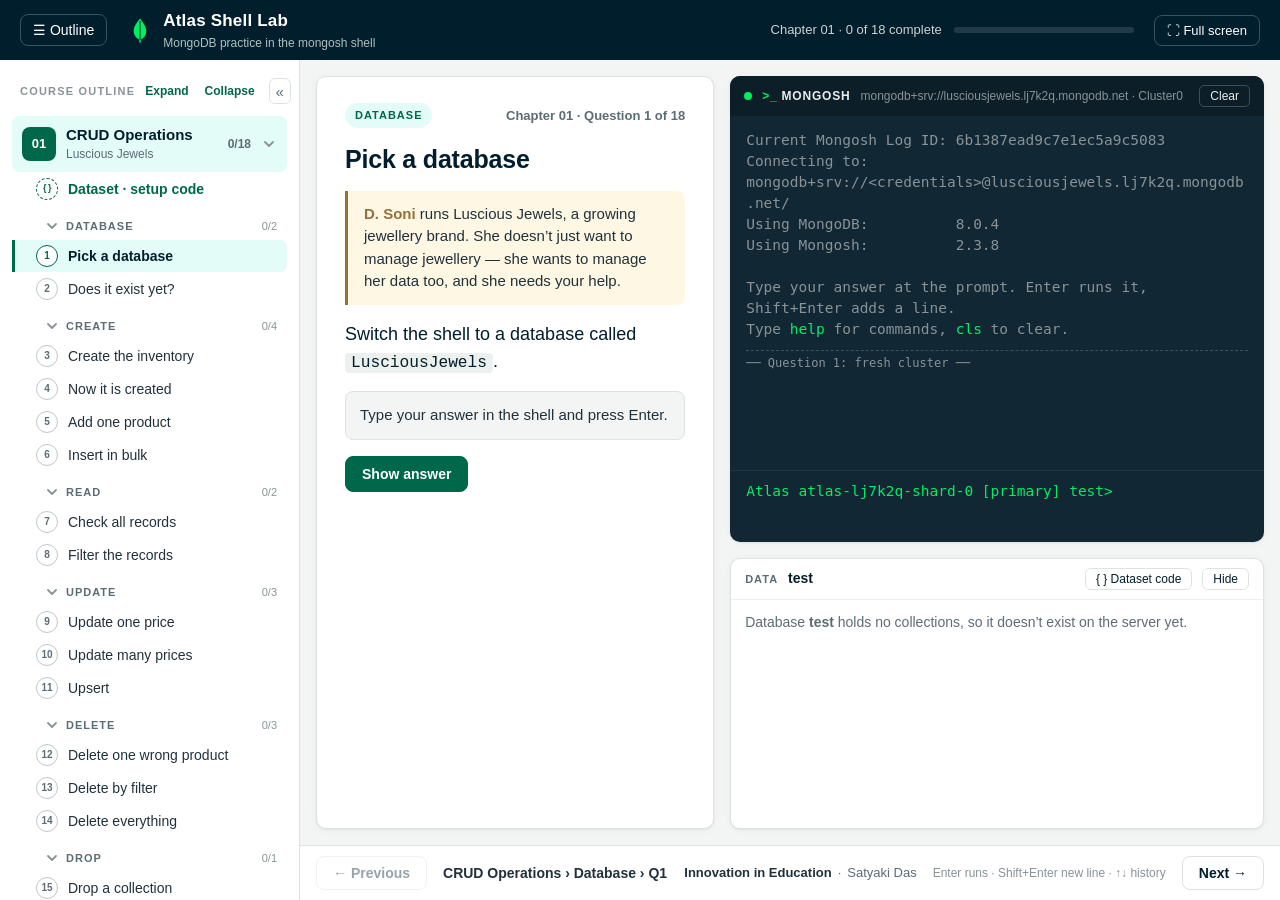
<file: index.html>
<!doctype html>
<html lang="en">
<head>
<meta charset="utf-8">
<meta name="viewport" content="width=device-width, initial-scale=1">
<title>CRUD Operations · Atlas Shell Lab</title>
<link rel="stylesheet" href="lab.css">
</head>
<body data-chapter="ch01">
<div id="app">
  <header class="top">
    <button class="menu" id="menu" type="button" aria-controls="outline" aria-expanded="false">☰ Outline</button>
    <a class="brand" href="index.html">
      <svg viewBox="0 0 24 24" aria-hidden="true"><path d="M12.6 2.3c-.2-.4-.5-.7-.6-1.1-.2.4-.4.8-.7 1.1C9.6 4.6 5.7 8.9 6.2 13.9c.4 3.5 2.6 5.8 4.9 6.9l.4 2.9h1.1l.3-2.9c2.4-1.1 4.6-3.6 4.9-6.9.4-5-3.5-9.3-5.2-11.6z" fill="#00ED64"/><path d="M12 3.5v18" stroke="#001E2B" stroke-width=".9"/></svg>
      <span><b>Atlas Shell Lab</b><small>MongoDB practice in the mongosh shell</small></span>
    </a>
    <div class="prog" aria-live="polite"><span id="progText"></span><div class="bar"><i id="progBar"></i></div></div>
    <button class="fsbtn" id="fs" type="button">⛶ Full screen</button>
  </header>

  <div class="frame">
    <nav class="outline" id="outline" aria-label="Course outline"></nav>
    <div class="work">
      <main class="panes">
        <section class="q" id="q" aria-live="polite"></section>
        <section class="right">
          <div class="shell" id="shell">
            <div class="shbar"><span class="live"></span><span class="t">MONGOSH</span><span class="conn" id="conn"></span><button id="clr" type="button">Clear</button></div>
            <div class="out" id="out"></div>
            <div class="inrow"><span class="pr" id="prompt"></span><textarea id="cmd" rows="1" spellcheck="false" autocapitalize="off" autocomplete="off" aria-label="mongosh input"></textarea></div>
          </div>
          <div class="data" id="data">
            <div class="dhead"><b>Data</b><span class="crumbs" id="dcrumb"></span><span class="chips" id="dchips"></span><span class="sp"></span><button class="mini" id="dsBtn" type="button">{ } Dataset code</button><button class="mini" id="dtog" type="button">Hide</button></div>
            <div class="dbody" id="dbody"></div>
          </div>
        </section>
      </main>
      <footer class="bot">
        <button class="nav" id="prev" type="button">← Previous</button>
        <span class="crumb" id="crumb"></span>
        <span class="credit"><b>Innovation in Education</b><i>·</i>Satyaki Das</span>
        <span class="hint">Enter runs · Shift+Enter new line · ↑↓ history</span>
        <button class="nav" id="next" type="button">Next →</button>
      </footer>
    </div>
  </div>
  <div class="scrim" id="scrim"></div>
</div>

<script src="engine.js"></script>
<script src="ch01.js"></script>
<script src="ch02.js"></script>
<script src="ch03.js"></script>
<script src="ch04.js"></script>
<script src="lab.js"></script>
</body>
</html>
</file>
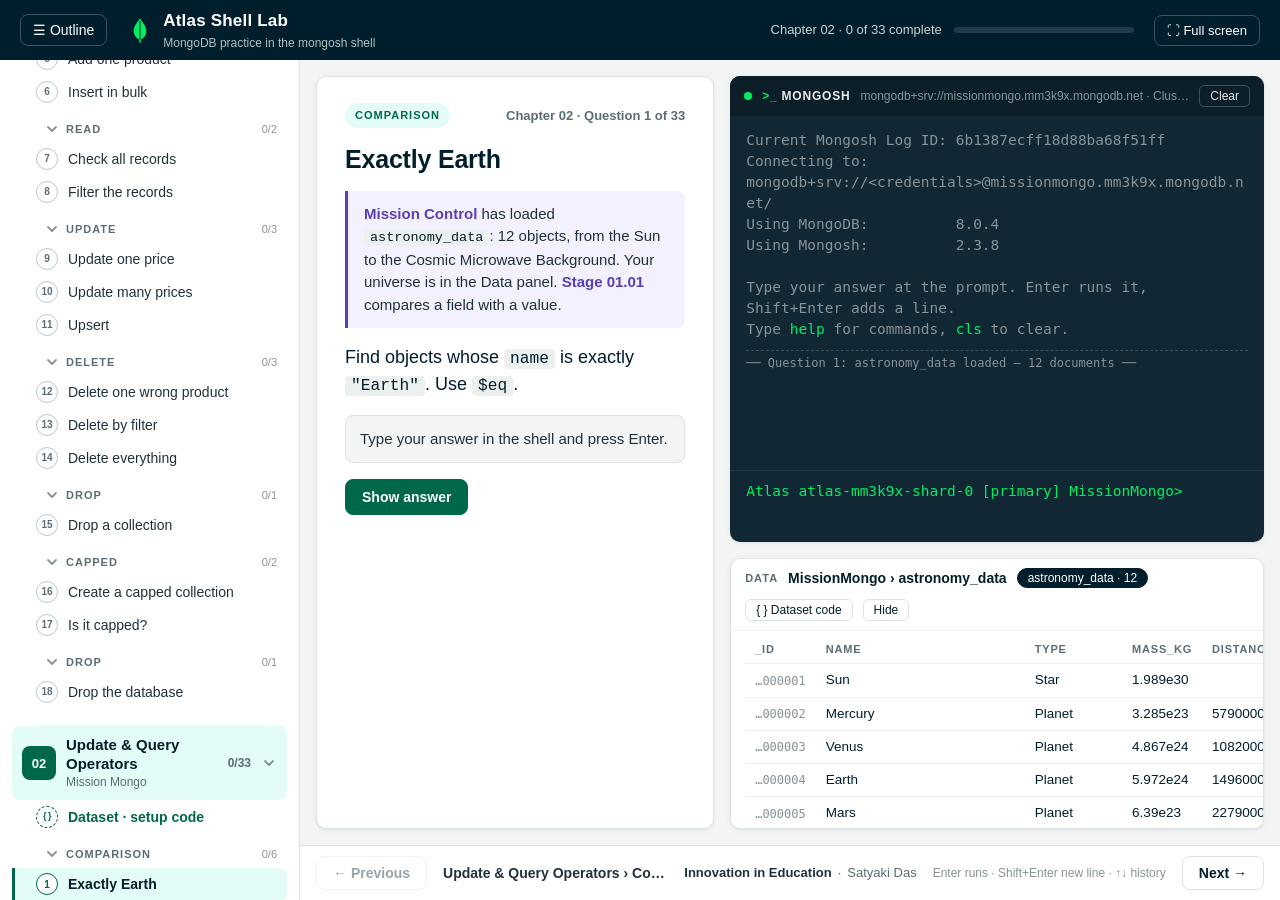
<file: chapter02.html>
<!doctype html>
<html lang="en">
<head>
<meta charset="utf-8">
<meta name="viewport" content="width=device-width, initial-scale=1">
<title>Update &amp; Query Operators · Atlas Shell Lab</title>
<link rel="stylesheet" href="lab.css">
</head>
<body data-chapter="ch02">
<div id="app">
  <header class="top">
    <button class="menu" id="menu" type="button" aria-controls="outline" aria-expanded="false">☰ Outline</button>
    <a class="brand" href="index.html">
      <svg viewBox="0 0 24 24" aria-hidden="true"><path d="M12.6 2.3c-.2-.4-.5-.7-.6-1.1-.2.4-.4.8-.7 1.1C9.6 4.6 5.7 8.9 6.2 13.9c.4 3.5 2.6 5.8 4.9 6.9l.4 2.9h1.1l.3-2.9c2.4-1.1 4.6-3.6 4.9-6.9.4-5-3.5-9.3-5.2-11.6z" fill="#00ED64"/><path d="M12 3.5v18" stroke="#001E2B" stroke-width=".9"/></svg>
      <span><b>Atlas Shell Lab</b><small>MongoDB practice in the mongosh shell</small></span>
    </a>
    <div class="prog" aria-live="polite"><span id="progText"></span><div class="bar"><i id="progBar"></i></div></div>
    <button class="fsbtn" id="fs" type="button">⛶ Full screen</button>
  </header>

  <div class="frame">
    <nav class="outline" id="outline" aria-label="Course outline"></nav>
    <div class="work">
      <main class="panes">
        <section class="q" id="q" aria-live="polite"></section>
        <section class="right">
          <div class="shell" id="shell">
            <div class="shbar"><span class="live"></span><span class="t">MONGOSH</span><span class="conn" id="conn"></span><button id="clr" type="button">Clear</button></div>
            <div class="out" id="out"></div>
            <div class="inrow"><span class="pr" id="prompt"></span><textarea id="cmd" rows="1" spellcheck="false" autocapitalize="off" autocomplete="off" aria-label="mongosh input"></textarea></div>
          </div>
          <div class="data" id="data">
            <div class="dhead"><b>Data</b><span class="crumbs" id="dcrumb"></span><span class="chips" id="dchips"></span><span class="sp"></span><button class="mini" id="dsBtn" type="button">{ } Dataset code</button><button class="mini" id="dtog" type="button">Hide</button></div>
            <div class="dbody" id="dbody"></div>
          </div>
        </section>
      </main>
      <footer class="bot">
        <button class="nav" id="prev" type="button">← Previous</button>
        <span class="crumb" id="crumb"></span>
        <span class="credit"><b>Innovation in Education</b><i>·</i>Satyaki Das</span>
        <span class="hint">Enter runs · Shift+Enter new line · ↑↓ history</span>
        <button class="nav" id="next" type="button">Next →</button>
      </footer>
    </div>
  </div>
  <div class="scrim" id="scrim"></div>
</div>

<script src="engine.js"></script>
<script src="ch01.js"></script>
<script src="ch02.js"></script>
<script src="ch03.js"></script>
<script src="ch04.js"></script>
<script src="lab.js"></script>
</body>
</html>
</file>
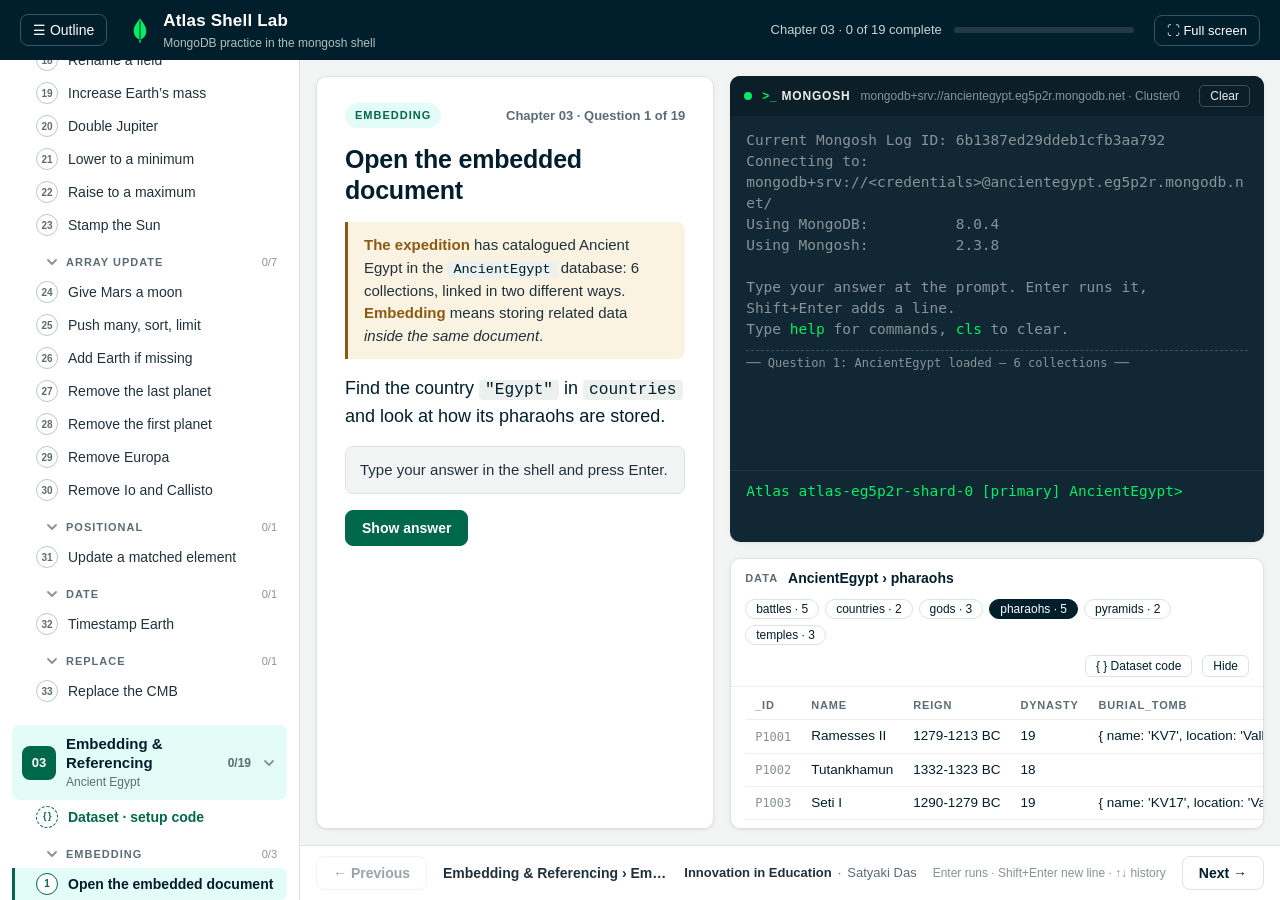
<file: chapter03.html>
<!doctype html>
<html lang="en">
<head>
<meta charset="utf-8">
<meta name="viewport" content="width=device-width, initial-scale=1">
<title>Embedding &amp; Referencing · Atlas Shell Lab</title>
<link rel="stylesheet" href="lab.css">
</head>
<body data-chapter="ch03">
<div id="app">
  <header class="top">
    <button class="menu" id="menu" type="button" aria-controls="outline" aria-expanded="false">☰ Outline</button>
    <a class="brand" href="index.html">
      <svg viewBox="0 0 24 24" aria-hidden="true"><path d="M12.6 2.3c-.2-.4-.5-.7-.6-1.1-.2.4-.4.8-.7 1.1C9.6 4.6 5.7 8.9 6.2 13.9c.4 3.5 2.6 5.8 4.9 6.9l.4 2.9h1.1l.3-2.9c2.4-1.1 4.6-3.6 4.9-6.9.4-5-3.5-9.3-5.2-11.6z" fill="#00ED64"/><path d="M12 3.5v18" stroke="#001E2B" stroke-width=".9"/></svg>
      <span><b>Atlas Shell Lab</b><small>MongoDB practice in the mongosh shell</small></span>
    </a>
    <div class="prog" aria-live="polite"><span id="progText"></span><div class="bar"><i id="progBar"></i></div></div>
    <button class="fsbtn" id="fs" type="button">⛶ Full screen</button>
  </header>

  <div class="frame">
    <nav class="outline" id="outline" aria-label="Course outline"></nav>
    <div class="work">
      <main class="panes">
        <section class="q" id="q" aria-live="polite"></section>
        <section class="right">
          <div class="shell" id="shell">
            <div class="shbar"><span class="live"></span><span class="t">MONGOSH</span><span class="conn" id="conn"></span><button id="clr" type="button">Clear</button></div>
            <div class="out" id="out"></div>
            <div class="inrow"><span class="pr" id="prompt"></span><textarea id="cmd" rows="1" spellcheck="false" autocapitalize="off" autocomplete="off" aria-label="mongosh input"></textarea></div>
          </div>
          <div class="data" id="data">
            <div class="dhead"><b>Data</b><span class="crumbs" id="dcrumb"></span><span class="chips" id="dchips"></span><span class="sp"></span><button class="mini" id="dsBtn" type="button">{ } Dataset code</button><button class="mini" id="dtog" type="button">Hide</button></div>
            <div class="dbody" id="dbody"></div>
          </div>
        </section>
      </main>
      <footer class="bot">
        <button class="nav" id="prev" type="button">← Previous</button>
        <span class="crumb" id="crumb"></span>
        <span class="credit"><b>Innovation in Education</b><i>·</i>Satyaki Das</span>
        <span class="hint">Enter runs · Shift+Enter new line · ↑↓ history</span>
        <button class="nav" id="next" type="button">Next →</button>
      </footer>
    </div>
  </div>
  <div class="scrim" id="scrim"></div>
</div>

<script src="engine.js"></script>
<script src="ch01.js"></script>
<script src="ch02.js"></script>
<script src="ch03.js"></script>
<script src="ch04.js"></script>
<script src="lab.js"></script>
</body>
</html>
</file>
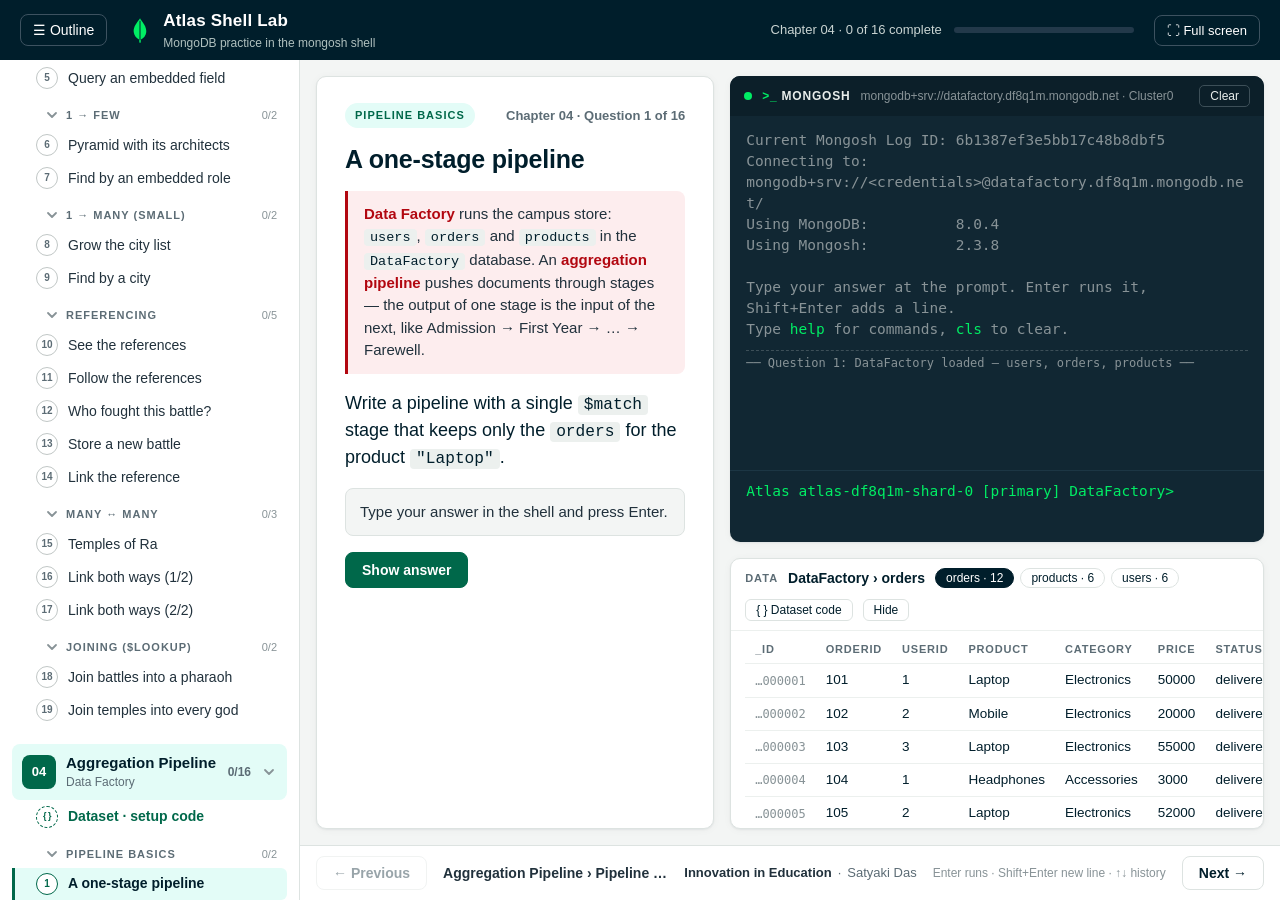
<file: chapter04.html>
<!doctype html>
<html lang="en">
<head>
<meta charset="utf-8">
<meta name="viewport" content="width=device-width, initial-scale=1">
<title>Aggregation Pipeline · Atlas Shell Lab</title>
<link rel="stylesheet" href="lab.css">
</head>
<body data-chapter="ch04">
<div id="app">
  <header class="top">
    <button class="menu" id="menu" type="button" aria-controls="outline" aria-expanded="false">☰ Outline</button>
    <a class="brand" href="index.html">
      <svg viewBox="0 0 24 24" aria-hidden="true"><path d="M12.6 2.3c-.2-.4-.5-.7-.6-1.1-.2.4-.4.8-.7 1.1C9.6 4.6 5.7 8.9 6.2 13.9c.4 3.5 2.6 5.8 4.9 6.9l.4 2.9h1.1l.3-2.9c2.4-1.1 4.6-3.6 4.9-6.9.4-5-3.5-9.3-5.2-11.6z" fill="#00ED64"/><path d="M12 3.5v18" stroke="#001E2B" stroke-width=".9"/></svg>
      <span><b>Atlas Shell Lab</b><small>MongoDB practice in the mongosh shell</small></span>
    </a>
    <div class="prog" aria-live="polite"><span id="progText"></span><div class="bar"><i id="progBar"></i></div></div>
    <button class="fsbtn" id="fs" type="button">⛶ Full screen</button>
  </header>

  <div class="frame">
    <nav class="outline" id="outline" aria-label="Course outline"></nav>
    <div class="work">
      <main class="panes">
        <section class="q" id="q" aria-live="polite"></section>
        <section class="right">
          <div class="shell" id="shell">
            <div class="shbar"><span class="live"></span><span class="t">MONGOSH</span><span class="conn" id="conn"></span><button id="clr" type="button">Clear</button></div>
            <div class="out" id="out"></div>
            <div class="inrow"><span class="pr" id="prompt"></span><textarea id="cmd" rows="1" spellcheck="false" autocapitalize="off" autocomplete="off" aria-label="mongosh input"></textarea></div>
          </div>
          <div class="data" id="data">
            <div class="dhead"><b>Data</b><span class="crumbs" id="dcrumb"></span><span class="chips" id="dchips"></span><span class="sp"></span><button class="mini" id="dsBtn" type="button">{ } Dataset code</button><button class="mini" id="dtog" type="button">Hide</button></div>
            <div class="dbody" id="dbody"></div>
          </div>
        </section>
      </main>
      <footer class="bot">
        <button class="nav" id="prev" type="button">← Previous</button>
        <span class="crumb" id="crumb"></span>
        <span class="credit"><b>Innovation in Education</b><i>·</i>Satyaki Das</span>
        <span class="hint">Enter runs · Shift+Enter new line · ↑↓ history</span>
        <button class="nav" id="next" type="button">Next →</button>
      </footer>
    </div>
  </div>
  <div class="scrim" id="scrim"></div>
</div>

<script src="engine.js"></script>
<script src="ch01.js"></script>
<script src="ch02.js"></script>
<script src="ch03.js"></script>
<script src="ch04.js"></script>
<script src="lab.js"></script>
</body>
</html>
</file>
<file: lab.css>
/* ============================================================
   Atlas Shell Lab — shared styles for every chapter
   ============================================================ */
:root{
  --ink:#001E2B; --ink2:#21313C; --muted:#5C6C75; --faint:#889397;
  --page:#F3F5F4; --card:#FFFFFF; --line:#DDE3E1; --line2:#ECF0EE; --hover:#F5F8F7;
  --accent:#00684A; --accent2:#00A35C; --accentbg:#E3FCF7; --mint:#00ED64;
  --story:#946F3F; --storybg:#FEF7E3;
  --warn:#C28A00; --warnbg:#FEF7E3; --err:#C42A1C; --errbg:#FFEAE5;
  --sh-bg:#112733; --sh-bar:#0C1F29; --sh-ink:#E8EDEB; --sh-dim:#889397; --sh-str:#71F6BA; --sh-num:#C3E7FE; --sh-kw:#FFC010; --sh-err:#FF6960;
  --r:10px; --shadow:0 1px 2px rgba(0,30,43,.06),0 1px 8px rgba(0,30,43,.04);
  --side:300px; --top:60px;
}
body[data-chapter="ch02"]{ --story:#5B3FB0; --storybg:#F3F0FF; }
body[data-chapter="ch03"]{ --story:#8A5A12; --storybg:#FBF3E2; }
body[data-chapter="ch04"]{ --story:#B20710; --storybg:#FDEDEE; }
*{box-sizing:border-box}
html,body{height:100%;margin:0}
body{background:var(--page);color:var(--ink);font-family:Arial,Helvetica,sans-serif;font-size:16px;line-height:1.5}
code,pre,textarea,.mono{font-family:"Source Code Pro",Menlo,Consolas,"Courier New",monospace}
button{font-family:inherit;cursor:pointer}
a{color:inherit}
#app{height:100vh;display:flex;flex-direction:column}

/* ---------- top bar ---------- */
.top{height:var(--top);flex:none;display:flex;align-items:center;gap:20px;padding:0 20px;background:var(--ink);color:#fff}
.brand{display:flex;align-items:center;gap:10px;text-decoration:none;min-width:0}
.brand svg{width:26px;height:26px;flex:none}
.brand b{display:block;font-size:17px;letter-spacing:.2px}
.brand small{display:block;font-size:12px;color:#AFC0BE}
.menu{display:inline-flex;align-items:center;gap:6px;background:transparent;border:1px solid #3D5260;color:#fff;border-radius:8px;padding:7px 12px;font-size:14px}
.prog{margin-left:auto;display:flex;align-items:center;gap:12px;font-size:13px;color:#C9D4D2;white-space:nowrap}
.prog .bar{width:180px;height:6px;border-radius:3px;background:#22394A;overflow:hidden}
.prog .bar i{display:block;height:100%;width:0;background:var(--mint);border-radius:3px;transition:width .3s}
.fsbtn{background:transparent;border:1px solid #3D5260;color:#fff;border-radius:8px;padding:7px 12px;font-size:13px;white-space:nowrap}
.fsbtn:hover,.menu:hover{border-color:var(--mint)}

/* ---------- frame ---------- */
.frame{flex:1;min-height:0;display:flex}
.work{flex:1;min-width:0;display:flex;flex-direction:column}
.side-off .outline{display:none}
.panes{flex:1;min-height:0;display:grid;grid-template-columns:minmax(360px,42%) minmax(0,1fr);gap:16px;padding:16px}

/* ---------- course outline (always expanded) ---------- */
.outline{width:var(--side);flex:none;background:var(--card);border-right:1px solid var(--line);overflow-y:auto;padding:18px 0 28px}
.ol-bar{display:flex;align-items:center;gap:4px;padding:0 12px 12px 20px}
.ol-label{flex:1;white-space:nowrap;font-size:11px;font-weight:bold;letter-spacing:1.2px;text-transform:uppercase;color:var(--faint)}
.ol-act{background:none;border:0;color:var(--accent);font-size:12px;font-weight:bold;padding:4px 6px;border-radius:6px}
.ol-act:hover{background:var(--accentbg)}
.ol-hide{background:none;border:1px solid var(--line);color:var(--muted);width:26px;height:26px;border-radius:6px;font-size:15px;line-height:1;margin-left:4px}
.ol-hide:hover{color:var(--ink);border-color:var(--ink2)}
.chev{width:16px;height:16px;flex:none;color:var(--faint);transition:transform .15s}
.shut > .chap-head .chev,.topic.shut .chev{transform:rotate(-90deg)}
[hidden]{display:none !important}
.chap{margin:0 12px 18px}
.chap-head{display:grid;grid-template-columns:auto 1fr auto auto;align-items:center;gap:10px;width:100%;padding:10px;border:0;border-radius:8px;background:none;text-align:left;font-size:inherit;color:var(--ink)}
button.chap-head:hover{background:var(--hover)}
div.chap-head{grid-template-columns:1fr auto;padding:0;gap:0}
.chap-link{display:grid;grid-template-columns:auto 1fr auto;align-items:center;gap:10px;padding:10px;border-radius:8px;text-decoration:none;color:var(--ink)}
.chap-link:hover{background:var(--hover)}
.chap-tog{background:none;border:0;padding:10px 10px 10px 6px;border-radius:8px;display:grid;place-items:center}
.chap-tog:hover{background:var(--hover)}
.chap.on .chap-head{background:var(--accentbg)}
.chap.on .chap-head:hover{background:#D3F7EC}
.chap-num{width:34px;height:34px;border-radius:8px;display:grid;place-items:center;font-weight:bold;font-size:13px;background:var(--line2);color:var(--ink2)}
.chap.on .chap-num{background:var(--accent);color:#fff}
.chap-title{font-weight:bold;font-size:15px;line-height:1.25}
.chap-title small{display:block;font-weight:normal;font-size:12px;color:var(--muted);margin-top:2px}
.chap-count{font-size:12px;color:var(--muted);font-weight:bold}
.topic{display:flex;align-items:center;gap:6px;width:100%;margin:8px 0 1px;padding:5px 10px 5px 32px;background:none;border:0;border-radius:6px;text-align:left;font-size:11px;font-weight:bold;letter-spacing:1px;text-transform:uppercase;color:var(--muted)}
.topic:hover{background:var(--hover);color:var(--ink)}
.topic .tn{flex:1}
.topic .tc{font-weight:normal;letter-spacing:0;color:var(--faint)}
.qi{display:grid;grid-template-columns:22px 1fr;gap:10px;align-items:center;width:100%;padding:5px 10px 5px 21px;margin:1px 0;background:none;border:0;border-left:3px solid transparent;border-radius:0 6px 6px 0;text-align:left;text-decoration:none;font-size:14px;line-height:1.3;color:var(--ink2)}
.qi:hover{background:var(--hover)}
.qi .st{width:22px;height:22px;border-radius:50%;border:1.5px solid #C1C7C6;display:grid;place-items:center;font-size:10px;font-weight:bold;color:var(--muted);background:#fff}
.qi.done .st{background:var(--accent);border-color:var(--accent);color:#fff}
.qi.cur{background:var(--accentbg);border-left-color:var(--accent);color:var(--ink);font-weight:bold}
.qi.cur .st{border-color:var(--accent);color:var(--accent)}
.qi.cur.done .st{color:#fff}

/* ---------- question card ---------- */
.q{background:var(--card);border:1px solid var(--line);border-radius:var(--r);box-shadow:var(--shadow);padding:26px 28px;overflow:auto;display:flex;flex-direction:column;gap:16px}
.qhead{display:flex;align-items:center;gap:10px;flex-wrap:wrap}
.tag{font-size:11px;font-weight:bold;text-transform:uppercase;letter-spacing:1px;color:var(--accent);background:var(--accentbg);padding:4px 10px;border-radius:20px}
.qn{margin-left:auto;font-size:13px;color:var(--muted);font-weight:bold}
.q h1{font-size:25px;line-height:1.25;margin:0;color:var(--ink);letter-spacing:-.2px}
.story{margin:0;padding:12px 16px;background:var(--storybg);border-left:3px solid var(--story);border-radius:0 8px 8px 0;color:var(--ink2);font-size:15px}
.story b{color:var(--story)}
.ask{font-size:18px;margin:0;color:var(--ink)}
.ask code,.status code,.reveal p code,.note code,.story code{background:var(--line2);padding:1px 6px;border-radius:4px;font-size:.9em;color:var(--ink)}
table.need{border-collapse:collapse;font-size:14px;width:100%}
table.need th,table.need td{border-bottom:1px solid var(--line);padding:7px 10px;text-align:left}
table.need th{font-size:11px;text-transform:uppercase;letter-spacing:.8px;color:var(--muted);border-bottom-width:2px}
.status{border-radius:8px;padding:12px 14px;font-size:15px;border:1px solid var(--line);background:var(--page);color:var(--ink2)}
.status.hint{background:var(--warnbg);border-color:#F5C451;color:var(--ink)}
.status.err{background:var(--errbg);border-color:#F3A79F;color:var(--ink)}
.status.ok{background:var(--accentbg);border-color:#7FD8B0;color:var(--ink)}
.status.ok strong{color:var(--accent)}
.btnrow{display:flex;gap:10px;flex-wrap:wrap}
.btn{border:1px solid var(--line);background:#fff;color:var(--ink);border-radius:8px;padding:9px 16px;font-size:14px;font-weight:bold}
.btn:hover{border-color:var(--ink2)}
.btn.primary{background:var(--accent);border-color:var(--accent);color:#fff}
.btn.primary:hover{background:#00593F}
.reveal{border:1px solid var(--line);border-radius:8px;padding:14px 16px;background:#fff}
.codebox{position:relative}
.copy{position:absolute;top:8px;right:8px;border:1px solid #3D5260;background:#1C3644;color:#E8EDEB;border-radius:6px;padding:4px 10px;font-size:12px;font-weight:bold;font-family:Arial,Helvetica,sans-serif}
.copy:hover{background:#25475A;border-color:var(--mint)}
.copy.ok{background:var(--accent);border-color:var(--accent);color:#fff}
.sql .copy{background:#fff;border-color:var(--line);color:var(--ink)}
.sql .copy:hover{background:var(--hover);border-color:var(--ink2)}
.reveal pre{padding-right:84px !important}
.reveal pre{margin:0 0 12px;background:var(--sh-bg);color:var(--sh-str);padding:12px 14px;border-radius:6px;font-size:14px;white-space:pre-wrap;overflow-x:auto}
.reveal p{margin:0;color:var(--ink2);font-size:15px}
.reveal .sql{margin-top:14px;padding-top:12px;border-top:1px solid var(--line2)}
.reveal .sql span{display:block;font-size:11px;font-weight:bold;text-transform:uppercase;letter-spacing:1px;color:var(--muted);margin-bottom:6px}
.reveal .sql pre{background:var(--page);color:var(--ink);margin:0}
.fin{text-align:center;padding:40px 10px;margin:auto 0}
.fin h1{font-size:32px;margin:12px 0}

/* ---------- shell ---------- */
.right{display:flex;flex-direction:column;gap:16px;min-height:0;min-width:0}
.shell{flex:1;min-height:0;display:flex;flex-direction:column;background:var(--sh-bg);border-radius:var(--r);overflow:hidden;box-shadow:var(--shadow)}
.shbar{display:flex;align-items:center;gap:10px;background:var(--sh-bar);color:var(--sh-ink);padding:9px 14px;font-size:12px}
.shbar .t{font-weight:bold;letter-spacing:.8px}
.shbar .t::before{content:">_ ";color:var(--mint)}
.shbar .conn{color:var(--sh-dim);white-space:nowrap;overflow:hidden;text-overflow:ellipsis;flex:1}
.shbar .live{width:8px;height:8px;border-radius:50%;background:var(--mint);flex:none}
.shbar button{background:transparent;border:1px solid #3D4F58;color:var(--sh-ink);border-radius:5px;padding:3px 10px;font-size:12px}
.out{flex:1;overflow:auto;padding:14px 16px 4px;color:var(--sh-ink);font-size:14.5px;line-height:1.45}
.out .l{white-space:pre-wrap;word-break:break-word;font-family:"Source Code Pro",Menlo,Consolas,monospace}
.out .dim{color:var(--sh-dim)}
.out .pr{color:var(--mint)}
.out .er{color:var(--sh-err)}
.out .s{color:var(--sh-str)} .out .n{color:var(--sh-num)} .out .k{color:var(--sh-kw)} .out .o{color:#9DB3BD} .out .key{color:var(--sh-ink)}
.out .sep{border-top:1px dashed #3D4F58;margin:10px 0;color:var(--sh-dim);font-size:12px;padding-top:4px}
.inrow{display:flex;flex-wrap:wrap;align-items:flex-start;gap:0 8px;padding:8px 16px 14px;border-top:1px solid #1C3644;font-family:"Source Code Pro",Menlo,Consolas,monospace;font-size:14.5px}
.inrow .pr{color:var(--mint);white-space:nowrap;padding-top:2px}
#cmd{flex:1 1 240px;background:transparent;border:0;outline:0;color:#fff;font-size:14.5px;line-height:1.45;resize:none;padding:2px 0;min-height:24px;caret-color:var(--mint)}

/* ---------- data panel ---------- */
.data{height:36%;min-height:160px;background:var(--card);border:1px solid var(--line);border-radius:var(--r);box-shadow:var(--shadow);display:flex;flex-direction:column;overflow:hidden}
.data.min{height:auto;min-height:0}
.data.min .dbody{display:none}
.dhead{display:flex;align-items:center;gap:10px;padding:9px 14px;border-bottom:1px solid var(--line2);font-size:14px;flex-wrap:wrap}
.dhead b{font-size:11px;text-transform:uppercase;letter-spacing:1px;color:var(--muted)}
.crumbs{color:var(--ink);font-weight:bold}
.chips{display:flex;gap:6px;flex-wrap:wrap}
.chip{border:1px solid var(--line);background:#fff;border-radius:16px;padding:2px 10px;font-size:12px;color:var(--ink)}
.chip.on{background:var(--ink);color:#fff;border-color:var(--ink)}
.chip .cap{color:#E0B04A;font-weight:bold}
.dhead .sp{flex:1}
.dhead button.mini{border:1px solid var(--line);background:#fff;border-radius:6px;font-size:12px;padding:3px 10px;color:var(--ink)}
.dbody{flex:1;overflow:auto;padding:0 14px 8px}
.dbody table{border-collapse:collapse;font-size:13.5px;min-width:100%}
.dbody th,.dbody td{border-bottom:1px solid var(--line2);padding:6px 10px;text-align:left;white-space:nowrap}
.dbody th{color:var(--muted);font-size:11px;text-transform:uppercase;letter-spacing:.8px;position:sticky;top:0;background:#fff;padding-top:10px}
.dbody td.id{color:var(--faint);font-family:Menlo,Consolas,monospace;font-size:12px}
.dbody tr.flash td{animation:fl 1.6s ease-out}
@keyframes fl{from{background:#C0FAE6}to{background:transparent}}
.empty{color:var(--muted);font-size:14px;padding:12px 0}

/* ---------- footer ---------- */
.bot{flex:none;display:flex;align-items:center;gap:16px;padding:10px 16px;border-top:1px solid var(--line);background:var(--card)}
.bot .nav{border:1px solid var(--line);background:#fff;color:var(--ink);border-radius:8px;padding:8px 16px;font-size:14px;font-weight:bold;white-space:nowrap}
.bot .nav:hover:not(:disabled){border-color:var(--ink2)}
.bot .nav.go{background:var(--accent);border-color:var(--accent);color:#fff}
.bot .nav:disabled{opacity:.4;cursor:default}
.crumb{font-weight:bold;color:var(--ink2);font-size:14px;white-space:nowrap;overflow:hidden;text-overflow:ellipsis}
.credit{margin-left:auto;color:var(--muted);font-size:13px;white-space:nowrap}
.credit b{color:var(--ink2)}
.credit i{margin:0 6px;font-style:normal}
.hint{color:var(--faint);font-size:12px;white-space:nowrap}
.scrim{display:none}

/* ---------- responsive ---------- */
@media (max-width:1240px){
  .side-off .outline{display:block}
  .outline{position:fixed;z-index:30;top:var(--top);bottom:0;left:0;transform:translateX(-100%);transition:transform .2s;box-shadow:4px 0 24px rgba(0,30,43,.18)}
  .outline.open{transform:none}
  .scrim.on{display:block;position:fixed;inset:var(--top) 0 0 0;background:rgba(0,30,43,.3);z-index:25}
  .hint{display:none}
}
@media (max-width:900px){
  #app{height:auto;min-height:100vh}
  .top{gap:10px;padding:0 12px}
  .brand small,.prog .bar,.fsbtn{display:none}
  .panes{grid-template-columns:1fr;padding:12px}
  .q{padding:20px 18px}
  .shell{min-height:420px}
  .data{height:auto;max-height:340px}
  .bot{flex-wrap:wrap;gap:10px}
  .credit{order:5;flex-basis:100%;margin:0;text-align:center}
  .crumb{flex:1;text-align:center}
}

/* ---------- dataset setup code ---------- */
.qi.ds{color:var(--accent);font-weight:bold}
.qi.ds .st{border-style:dashed;border-color:var(--accent);color:var(--accent);font-size:9px;letter-spacing:-.5px}
.modal{position:fixed;inset:0;z-index:50;background:rgba(0,30,43,.45);display:flex;align-items:center;justify-content:center;padding:24px}
.modal-card{background:var(--card);border-radius:12px;box-shadow:0 20px 60px rgba(0,30,43,.35);width:min(820px,100%);min-width:0;max-height:calc(100vh - 48px);display:flex;flex-direction:column;gap:12px;padding:22px 24px}
.modal-head{display:flex;align-items:flex-start;gap:12px}
.modal-head > div{flex:1}
.modal-head h2{margin:8px 0 0;font-size:20px;color:var(--ink)}
.modal-x{background:none;border:1px solid var(--line);border-radius:8px;width:34px;height:34px;font-size:20px;line-height:1;color:var(--muted)}
.modal-x:hover{color:var(--ink);border-color:var(--ink2)}
.modal-note{margin:0;color:var(--ink2);font-size:15px}
.modal .codebox{min-height:0;min-width:0;display:flex}
.modal pre{flex:1;min-width:0;margin:0;overflow:auto;background:var(--sh-bg);color:var(--sh-str);padding:14px 84px 14px 16px;border-radius:8px;font-size:13.5px;line-height:1.5;white-space:pre}
.modal-foot{margin:0;color:var(--muted);font-size:13px}
.modal-foot code{background:var(--line2);padding:1px 5px;border-radius:4px}
.modal .codebox{max-height:60vh}
@media (max-width:900px){ .modal{padding:12px} .modal-card{padding:18px 16px} }
</file>
